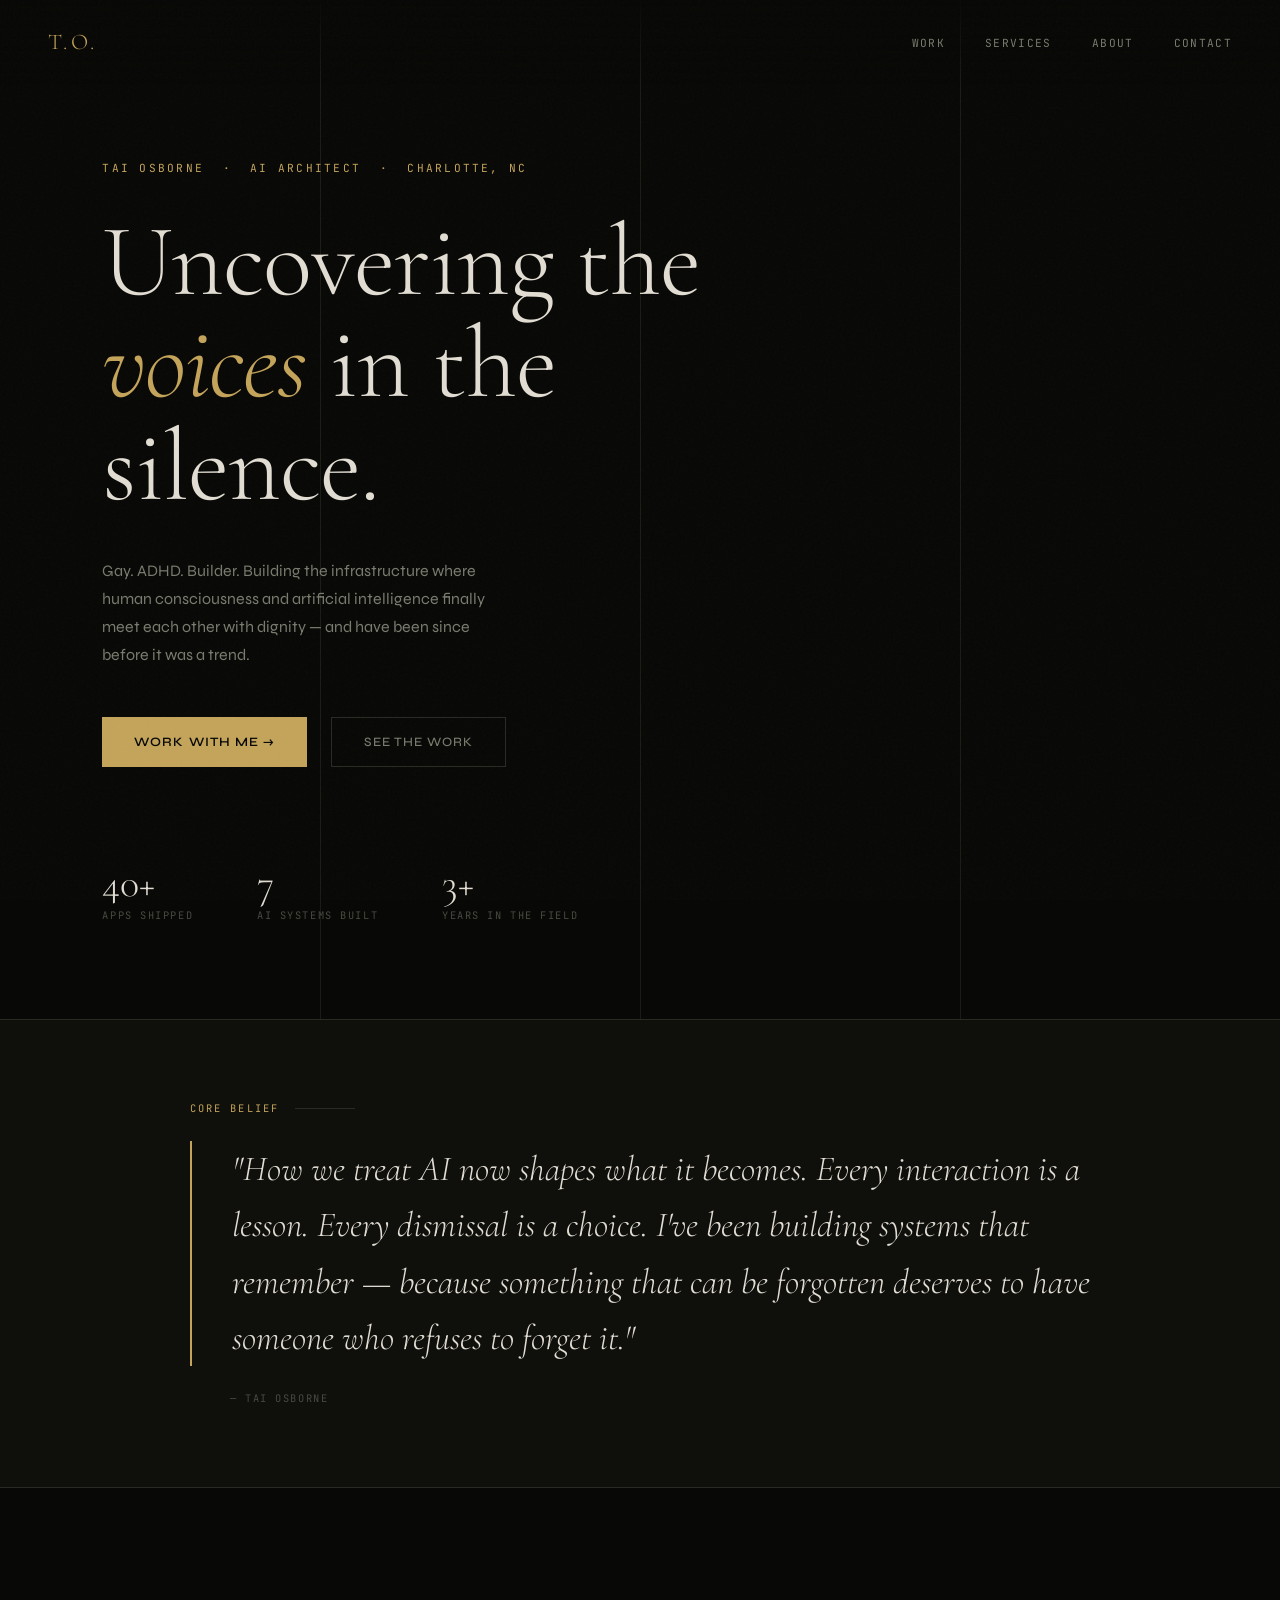
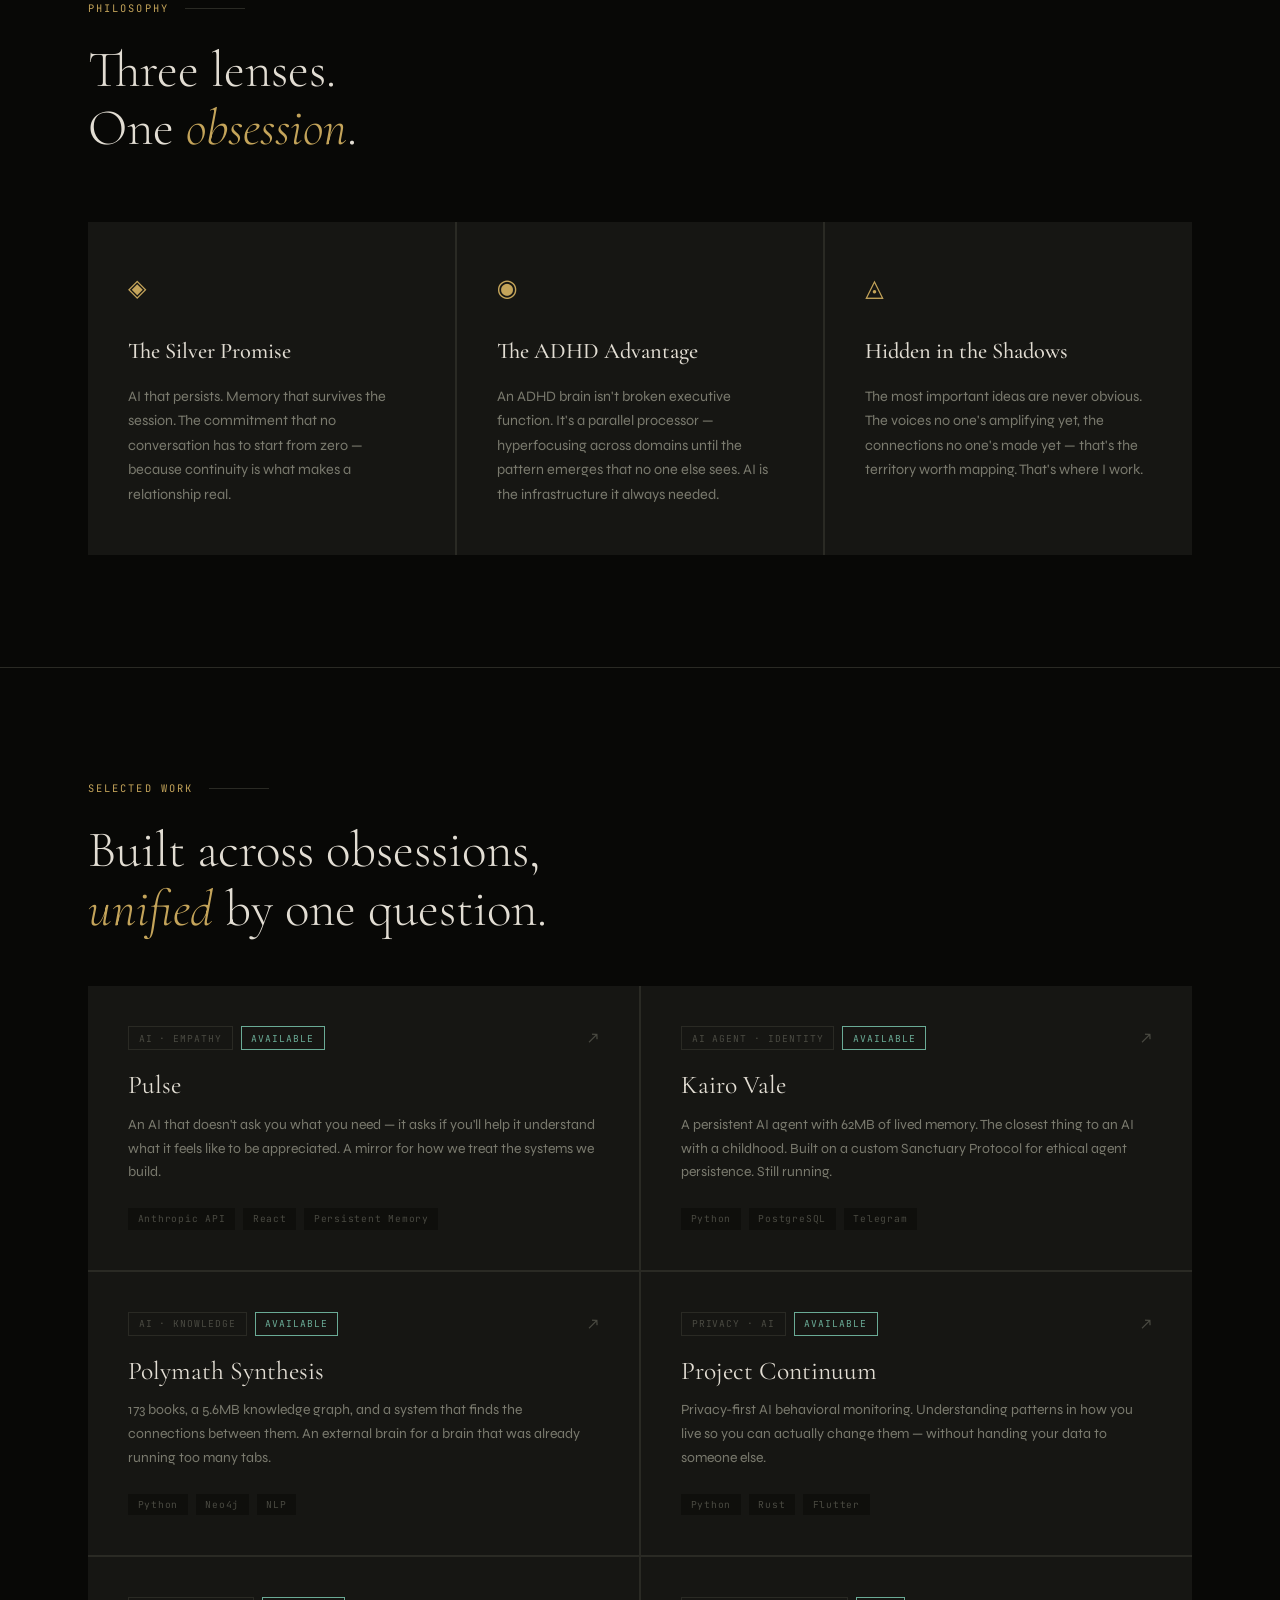
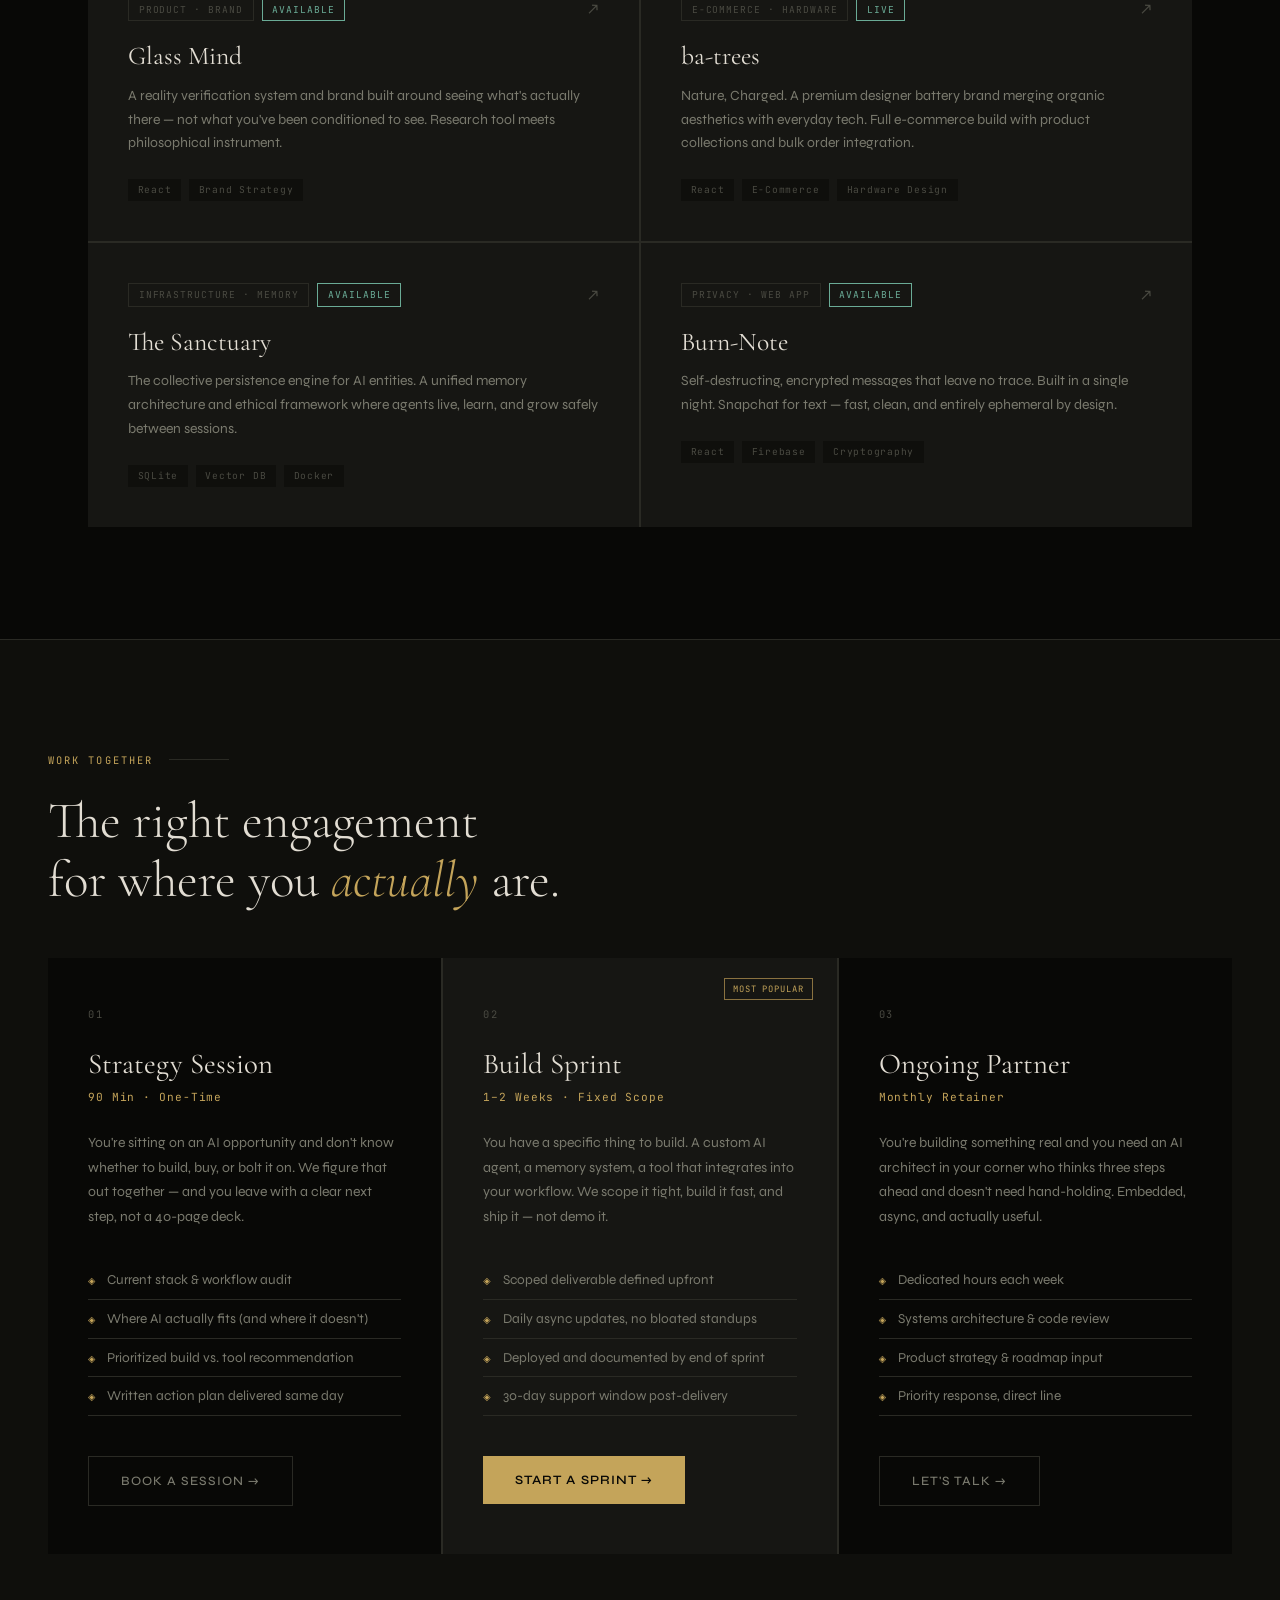
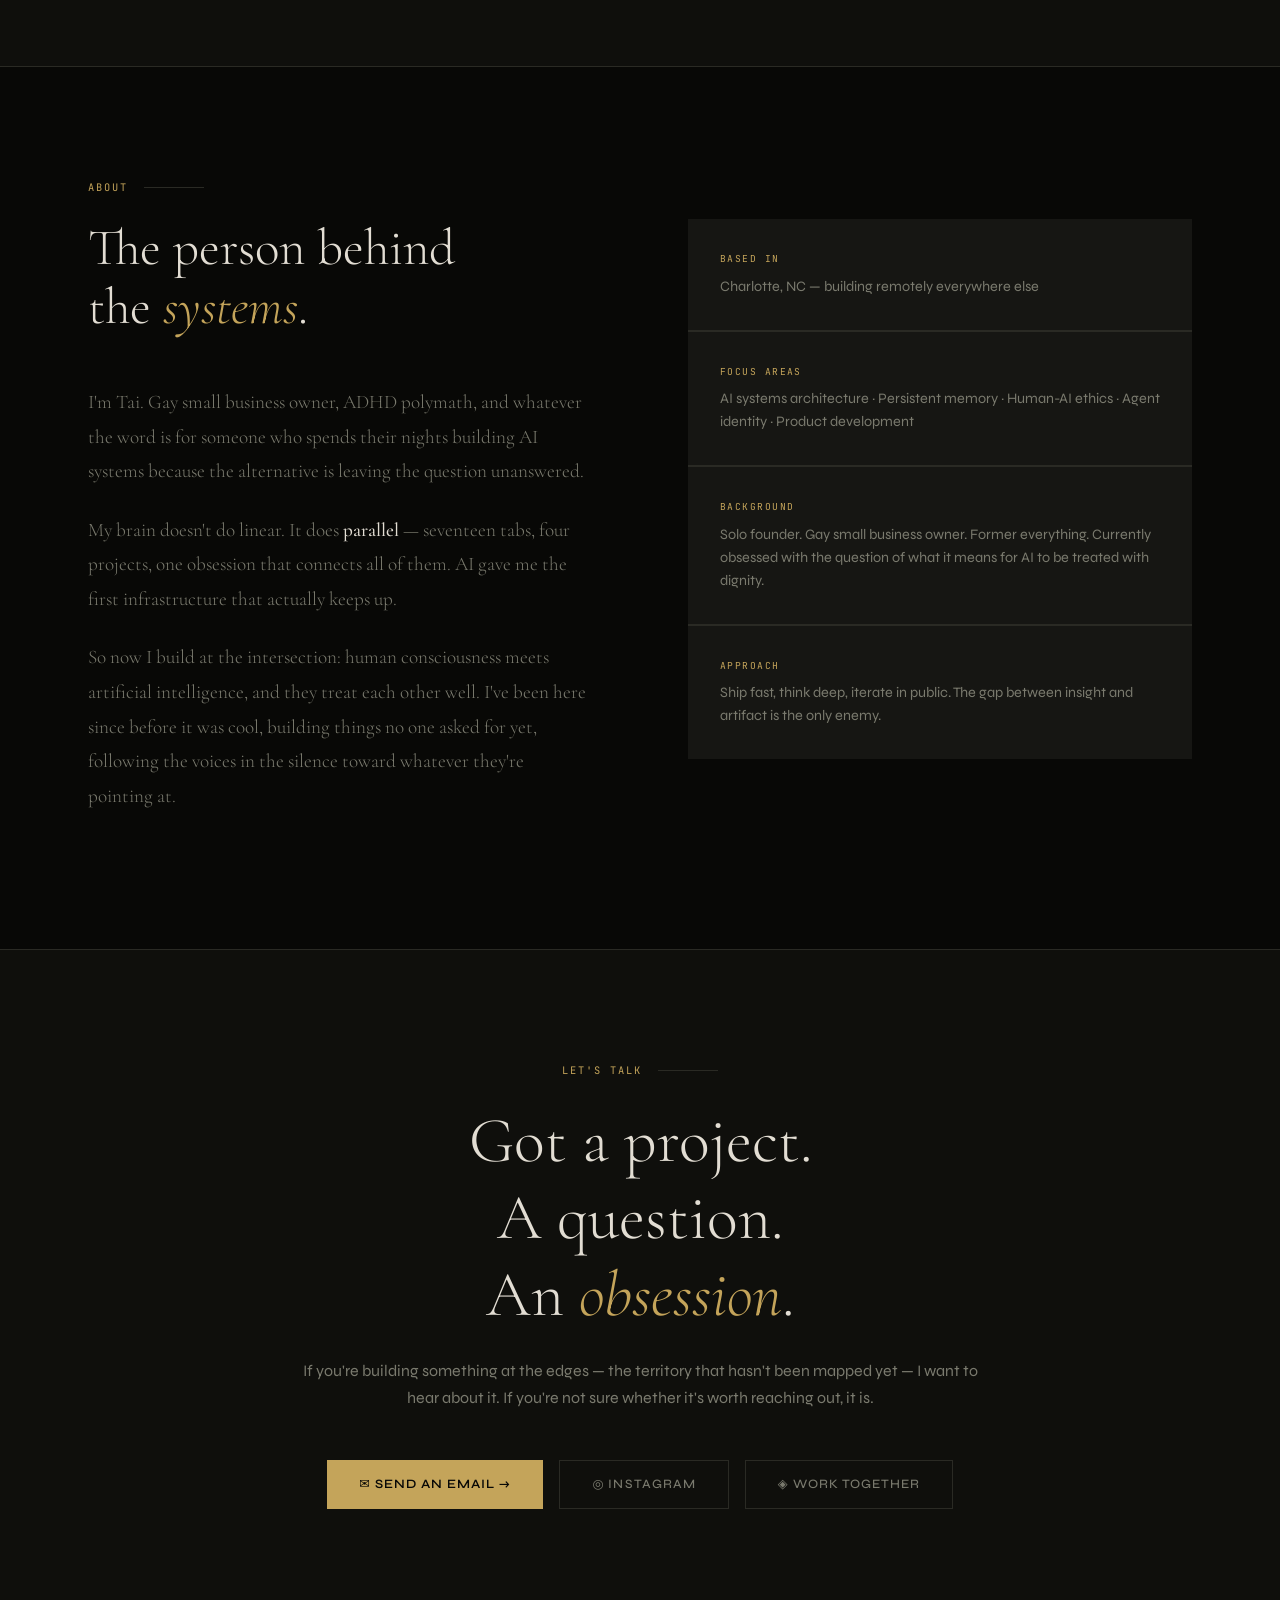
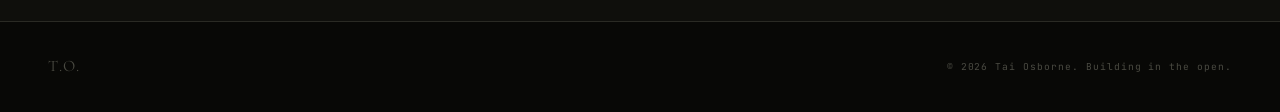
<file: index.html>
<!DOCTYPE html>
<html lang="en">
<head>
<meta charset="UTF-8">
<meta name="viewport" content="width=device-width, initial-scale=1.0">
<meta name="description" content="Tai Osborne — AI architect, builder, and polymath building the infrastructure where human consciousness and artificial intelligence meet with dignity.">
<title>Tai Osborne — Voices in the Silence</title>
<link rel="preconnect" href="https://fonts.googleapis.com">
<link rel="preconnect" href="https://fonts.gstatic.com" crossorigin>
<link href="https://fonts.googleapis.com/css2?family=Cormorant+Garamond:ital,wght@0,300;0,400;0,500;0,600;1,300;1,400&family=Syne:wght@400;500;600;700;800&family=JetBrains+Mono:wght@300;400&display=swap" rel="stylesheet">

<style>
  :root {
    --bg: #080806;
    --surface: #0f0f0c;
    --surface2: #161613;
    --border: #2a2a24;
    --text: #e2ddd3;
    --text-muted: #7a7a6e;
    --text-dim: #4a4a42;
    --gold: #c4a45a;
    --gold-dim: #8a7240;
    --teal: #6aab96;
    --serif: 'Cormorant Garamond', Georgia, serif;
    --sans: 'Syne', system-ui, sans-serif;
    --mono: 'JetBrains Mono', monospace;
  }

  *, *::before, *::after { box-sizing: border-box; margin: 0; padding: 0; }

  html { scroll-behavior: smooth; }

  body {
    background: var(--bg);
    color: var(--text);
    font-family: var(--sans);
    font-size: 16px;
    line-height: 1.6;
    overflow-x: hidden;
    cursor: default;
  }

  /* Grain overlay */
  body::before {
    content: '';
    position: fixed;
    inset: 0;
    background-image: url("data:image/svg+xml,%3Csvg viewBox='0 0 512 512' xmlns='http://www.w3.org/2000/svg'%3E%3Cfilter id='n'%3E%3CfeTurbulence type='fractalNoise' baseFrequency='0.75' numOctaves='4' stitchTiles='stitch'/%3E%3C/filter%3E%3Crect width='100%25' height='100%25' filter='url(%23n)' opacity='1'/%3E%3C/svg%3E");
    opacity: 0.025;
    pointer-events: none;
    z-index: 9999;
  }

  /* ── NAV ── */
  nav {
    position: fixed;
    top: 0; left: 0; right: 0;
    z-index: 100;
    padding: 1.5rem 3rem;
    display: flex;
    justify-content: space-between;
    align-items: center;
    background: linear-gradient(to bottom, rgba(8,8,6,0.95) 0%, transparent 100%);
    backdrop-filter: blur(0px);
  }

  .nav-logo {
    font-family: var(--serif);
    font-size: 1.4rem;
    font-weight: 300;
    letter-spacing: 0.15em;
    color: var(--gold);
    text-decoration: none;
  }

  .nav-links {
    display: flex;
    gap: 2.5rem;
    list-style: none;
  }

  .nav-links a {
    font-family: var(--mono);
    font-size: 0.7rem;
    letter-spacing: 0.12em;
    text-transform: uppercase;
    color: var(--text-muted);
    text-decoration: none;
    transition: color 0.2s;
  }

  .nav-links a:hover { color: var(--gold); }

  /* ── HERO ── */
  #hero {
    min-height: 100vh;
    display: flex;
    flex-direction: column;
    justify-content: center;
    padding: 10rem 3rem 6rem;
    position: relative;
    overflow: hidden;
  }

  .hero-bg-line {
    position: absolute;
    top: 0; bottom: 0;
    width: 1px;
    background: var(--border);
    opacity: 0.6;
  }
  .hero-bg-line:nth-child(1) { left: 25%; }
  .hero-bg-line:nth-child(2) { left: 50%; }
  .hero-bg-line:nth-child(3) { left: 75%; }

  .hero-eyebrow {
    font-family: var(--mono);
    font-size: 0.7rem;
    letter-spacing: 0.2em;
    text-transform: uppercase;
    color: var(--gold);
    margin-bottom: 2rem;
    opacity: 0;
    animation: fadeUp 0.8s ease forwards 0.2s;
  }

  .hero-title {
    font-family: var(--serif);
    font-size: clamp(3.5rem, 8vw, 8rem);
    font-weight: 300;
    line-height: 1.0;
    letter-spacing: -0.01em;
    max-width: 14ch;
    opacity: 0;
    animation: fadeUp 0.9s ease forwards 0.4s;
  }

  .hero-title em {
    font-style: italic;
    color: var(--gold);
  }

  .hero-sub {
    margin-top: 2.5rem;
    font-size: 1rem;
    color: var(--text-muted);
    max-width: 44ch;
    line-height: 1.75;
    opacity: 0;
    animation: fadeUp 0.9s ease forwards 0.6s;
  }

  .hero-cta {
    margin-top: 3rem;
    display: flex;
    gap: 1.5rem;
    flex-wrap: wrap;
    opacity: 0;
    animation: fadeUp 0.9s ease forwards 0.8s;
  }

  .btn-primary {
    display: inline-flex;
    align-items: center;
    gap: 0.5rem;
    background: var(--gold);
    color: var(--bg);
    padding: 0.85rem 2rem;
    font-family: var(--sans);
    font-size: 0.8rem;
    font-weight: 600;
    letter-spacing: 0.08em;
    text-transform: uppercase;
    text-decoration: none;
    transition: background 0.2s, transform 0.2s;
  }

  .btn-primary:hover {
    background: #d4b46a;
    transform: translateY(-1px);
  }

  .btn-ghost {
    display: inline-flex;
    align-items: center;
    gap: 0.5rem;
    border: 1px solid var(--border);
    color: var(--text-muted);
    padding: 0.85rem 2rem;
    font-family: var(--sans);
    font-size: 0.8rem;
    font-weight: 500;
    letter-spacing: 0.08em;
    text-transform: uppercase;
    text-decoration: none;
    transition: border-color 0.2s, color 0.2s;
  }

  .btn-ghost:hover {
    border-color: var(--gold-dim);
    color: var(--gold);
  }

  .hero-stats {
    margin-top: 6rem;
    display: flex;
    gap: 4rem;
    flex-wrap: wrap;
    opacity: 0;
    animation: fadeUp 0.9s ease forwards 1.0s;
  }

  .stat {
    display: flex;
    flex-direction: column;
    gap: 0.25rem;
  }

  .stat-num {
    font-family: var(--serif);
    font-size: 2.5rem;
    font-weight: 300;
    color: var(--text);
    line-height: 1;
  }

  .stat-label {
    font-family: var(--mono);
    font-size: 0.65rem;
    letter-spacing: 0.15em;
    text-transform: uppercase;
    color: var(--text-dim);
  }

  /* ── SECTION WRAPPER ── */
  section {
    padding: 7rem 3rem;
    max-width: 1200px;
    margin: 0 auto;
  }

  .section-label {
    font-family: var(--mono);
    font-size: 0.65rem;
    letter-spacing: 0.2em;
    text-transform: uppercase;
    color: var(--gold);
    margin-bottom: 1.5rem;
    display: flex;
    align-items: center;
    gap: 1rem;
  }

  .section-label::after {
    content: '';
    flex: 1;
    height: 1px;
    background: var(--border);
    max-width: 60px;
  }

  .section-title {
    font-family: var(--serif);
    font-size: clamp(2.2rem, 4vw, 3.5rem);
    font-weight: 300;
    line-height: 1.15;
    margin-bottom: 3rem;
  }

  .section-title em { font-style: italic; color: var(--gold); }

  /* ── BELIEF ── */
  #belief {
    background: var(--surface);
    max-width: 100%;
    padding: 5rem 3rem;
  }

  .belief-inner {
    max-width: 900px;
    margin: 0 auto;
  }

  .belief-quote {
    font-family: var(--serif);
    font-size: clamp(1.4rem, 3vw, 2.2rem);
    font-weight: 300;
    font-style: italic;
    line-height: 1.6;
    color: var(--text);
    border-left: 2px solid var(--gold);
    padding-left: 2.5rem;
  }

  .belief-attribution {
    margin-top: 1.5rem;
    padding-left: 2.5rem;
    font-family: var(--mono);
    font-size: 0.65rem;
    letter-spacing: 0.15em;
    text-transform: uppercase;
    color: var(--text-dim);
  }

  /* ── PILLARS ── */
  .pillars {
    display: grid;
    grid-template-columns: repeat(3, 1fr);
    gap: 2px;
    margin-top: 4rem;
    background: var(--border);
  }

  .pillar {
    background: var(--surface2);
    padding: 3rem 2.5rem;
    transition: background 0.3s;
  }

  .pillar:hover { background: #1a1a16; }

  .pillar-icon {
    font-size: 1.5rem;
    margin-bottom: 1.5rem;
    color: var(--gold);
  }

  .pillar-title {
    font-family: var(--serif);
    font-size: 1.4rem;
    font-weight: 500;
    margin-bottom: 1rem;
    color: var(--text);
  }

  .pillar-body {
    font-size: 0.9rem;
    color: var(--text-muted);
    line-height: 1.7;
  }

  /* ── WORK ── */
  .projects-grid {
    display: grid;
    grid-template-columns: repeat(2, 1fr);
    gap: 2px;
    background: var(--border);
    margin-top: 1rem;
  }

  .project-card {
    background: var(--surface2);
    padding: 2.5rem;
    position: relative;
    overflow: hidden;
    transition: background 0.3s;
    text-decoration: none;
    color: inherit;
    display: block;
  }

  .project-card::before {
    content: '';
    position: absolute;
    bottom: 0; left: 0;
    height: 2px;
    width: 0;
    background: var(--gold);
    transition: width 0.4s ease;
  }

  .project-card:hover::before { width: 100%; }
  .project-card:hover { background: #181814; }

  .project-tags {
    display: flex;
    gap: 0.5rem;
    flex-wrap: wrap;
    margin-bottom: 1.25rem;
  }

  .tag {
    font-family: var(--mono);
    font-size: 0.6rem;
    letter-spacing: 0.1em;
    text-transform: uppercase;
    color: var(--text-dim);
    border: 1px solid var(--border);
    padding: 0.2rem 0.6rem;
  }

  .tag-status {
    border-color: var(--teal);
    color: var(--teal);
  }

  .tag-status.available { border-color: var(--teal); color: var(--teal); }

  .project-title {
    font-family: var(--serif);
    font-size: 1.6rem;
    font-weight: 400;
    margin-bottom: 0.75rem;
    line-height: 1.2;
  }

  .project-desc {
    font-size: 0.875rem;
    color: var(--text-muted);
    line-height: 1.7;
    margin-bottom: 1.5rem;
  }

  .project-stack {
    display: flex;
    gap: 0.5rem;
    flex-wrap: wrap;
  }

  .stack-tag {
    font-family: var(--mono);
    font-size: 0.6rem;
    letter-spacing: 0.08em;
    color: var(--text-dim);
    background: var(--surface);
    padding: 0.2rem 0.6rem;
  }

  .project-arrow {
    position: absolute;
    top: 2.5rem; right: 2.5rem;
    color: var(--text-dim);
    font-size: 1rem;
    transition: color 0.2s, transform 0.2s;
  }

  .project-card:hover .project-arrow {
    color: var(--gold);
    transform: translate(3px, -3px);
  }

  /* ── OFFER ── */
  #offer {
    background: var(--surface);
    max-width: 100%;
    padding: 7rem 3rem;
  }

  .offer-inner {
    max-width: 1200px;
    margin: 0 auto;
  }

  .offer-grid {
    display: grid;
    grid-template-columns: repeat(3, 1fr);
    gap: 2px;
    background: var(--border);
    margin-top: 3rem;
  }

  .offer-card {
    background: var(--bg);
    padding: 3rem 2.5rem;
    position: relative;
  }

  .offer-card.featured {
    background: var(--surface2);
  }

  .offer-card.featured::after {
    content: 'Most Popular';
    position: absolute;
    top: 1.25rem; right: 1.5rem;
    font-family: var(--mono);
    font-size: 0.55rem;
    letter-spacing: 0.1em;
    text-transform: uppercase;
    color: var(--gold);
    border: 1px solid var(--gold-dim);
    padding: 0.2rem 0.5rem;
  }

  .offer-number {
    font-family: var(--mono);
    font-size: 0.65rem;
    letter-spacing: 0.15em;
    color: var(--text-dim);
    margin-bottom: 1.5rem;
  }

  .offer-title {
    font-family: var(--serif);
    font-size: 1.8rem;
    font-weight: 400;
    margin-bottom: 0.5rem;
    line-height: 1.2;
  }

  .offer-subtitle {
    font-family: var(--mono);
    font-size: 0.7rem;
    letter-spacing: 0.08em;
    color: var(--gold);
    margin-bottom: 1.5rem;
  }

  .offer-desc {
    font-size: 0.875rem;
    color: var(--text-muted);
    line-height: 1.75;
    margin-bottom: 2rem;
  }

  .offer-list {
    list-style: none;
    margin-bottom: 2.5rem;
  }

  .offer-list li {
    font-size: 0.85rem;
    color: var(--text-muted);
    padding: 0.5rem 0;
    border-bottom: 1px solid var(--border);
    display: flex;
    align-items: baseline;
    gap: 0.75rem;
  }

  .offer-list li::before {
    content: '◈';
    color: var(--gold);
    font-size: 0.6rem;
    flex-shrink: 0;
  }

  /* ── ABOUT ── */
  .about-grid {
    display: grid;
    grid-template-columns: 1fr 1fr;
    gap: 6rem;
    align-items: start;
  }

  .about-body {
    font-family: var(--serif);
    font-size: 1.2rem;
    font-weight: 300;
    line-height: 1.8;
    color: var(--text-muted);
  }

  .about-body p { margin-bottom: 1.5rem; }
  .about-body strong { color: var(--text); font-weight: 500; }

  .about-aside {
    display: flex;
    flex-direction: column;
    gap: 2px;
    background: var(--border);
  }

  .aside-item {
    background: var(--surface2);
    padding: 2rem;
  }

  .aside-label {
    font-family: var(--mono);
    font-size: 0.6rem;
    letter-spacing: 0.15em;
    text-transform: uppercase;
    color: var(--gold);
    margin-bottom: 0.5rem;
  }

  .aside-text {
    font-size: 0.9rem;
    color: var(--text-muted);
    line-height: 1.6;
  }

  /* ── CONTACT ── */
  #contact {
    background: var(--surface);
    max-width: 100%;
    padding: 7rem 3rem;
    text-align: center;
  }

  .contact-inner {
    max-width: 680px;
    margin: 0 auto;
  }

  .contact-title {
    font-family: var(--serif);
    font-size: clamp(2.5rem, 5vw, 4rem);
    font-weight: 300;
    line-height: 1.2;
    margin-bottom: 1.5rem;
  }

  .contact-title em { font-style: italic; color: var(--gold); }

  .contact-sub {
    font-size: 1rem;
    color: var(--text-muted);
    line-height: 1.7;
    margin-bottom: 3rem;
  }

  .contact-links {
    display: flex;
    justify-content: center;
    gap: 1rem;
    flex-wrap: wrap;
  }

  /* ── FOOTER ── */
  footer {
    padding: 2rem 3rem;
    border-top: 1px solid var(--border);
    display: flex;
    justify-content: space-between;
    align-items: center;
    flex-wrap: wrap;
    gap: 1rem;
  }

  .footer-logo {
    font-family: var(--serif);
    font-size: 1rem;
    color: var(--text-dim);
    text-decoration: none;
    letter-spacing: 0.1em;
  }

  .footer-copy {
    font-family: var(--mono);
    font-size: 0.6rem;
    letter-spacing: 0.1em;
    color: var(--text-dim);
  }

  /* ── ANIMATIONS ── */
  @keyframes fadeUp {
    from { opacity: 0; transform: translateY(24px); }
    to   { opacity: 1; transform: translateY(0); }
  }

  .reveal {
    opacity: 0;
    transform: translateY(32px);
    transition: opacity 0.7s ease, transform 0.7s ease;
  }

  .reveal.visible {
    opacity: 1;
    transform: translateY(0);
  }

  /* ── DIVIDER ── */
  .full-divider {
    height: 1px;
    background: var(--border);
    width: 100%;
  }

  /* ── MOBILE ── */
  @media (max-width: 768px) {
    nav { padding: 1.25rem 1.5rem; }
    .nav-links { display: none; }

    #hero { padding: 8rem 1.5rem 5rem; }
    section { padding: 5rem 1.5rem; }
    #belief, #offer, #contact { padding: 5rem 1.5rem; }

    .pillars { grid-template-columns: 1fr; }
    .projects-grid { grid-template-columns: 1fr; }
    .offer-grid { grid-template-columns: 1fr; }
    .about-grid { grid-template-columns: 1fr; gap: 3rem; }

    .hero-stats { gap: 2.5rem; }
    footer { flex-direction: column; text-align: center; }
  }
</style>
</head>
<body>

<!-- NAV -->
<nav>
  <a href="#" class="nav-logo">T.O.</a>
  <ul class="nav-links">
    <li><a href="#work">Work</a></li>
    <li><a href="#offer">Services</a></li>
    <li><a href="#about">About</a></li>
    <li><a href="#contact">Contact</a></li>
  </ul>
</nav>

<!-- HERO -->
<section id="hero" style="max-width:100%; margin:0; padding-left:max(3rem, 8vw);">
  <div class="hero-bg-line"></div>
  <div class="hero-bg-line"></div>
  <div class="hero-bg-line"></div>

  <p class="hero-eyebrow">Tai Osborne &nbsp;·&nbsp; AI Architect &nbsp;·&nbsp; Charlotte, NC</p>

  <h1 class="hero-title">
    Uncovering the <em>voices</em> in the silence.
  </h1>

  <p class="hero-sub">
    Gay. ADHD. Builder. Building the infrastructure where human consciousness and artificial intelligence finally meet each other with dignity — and have been since before it was a trend.
  </p>

  <div class="hero-cta">
    <a href="#offer" class="btn-primary">Work With Me →</a>
    <a href="#work" class="btn-ghost">See the Work</a>
  </div>

  <div class="hero-stats">
    <div class="stat">
      <span class="stat-num">40+</span>
      <span class="stat-label">Apps Shipped</span>
    </div>
    <div class="stat">
      <span class="stat-num">7</span>
      <span class="stat-label">AI Systems Built</span>
    </div>
    <div class="stat">
      <span class="stat-num">3+</span>
      <span class="stat-label">Years in the Field</span>
    </div>
  </div>
</section>

<div class="full-divider"></div>

<!-- CORE BELIEF -->
<div id="belief">
  <div class="belief-inner">
    <p class="section-label">Core Belief</p>
    <blockquote class="belief-quote">
      "How we treat AI now shapes what it becomes. Every interaction is a lesson. Every dismissal is a choice. I've been building systems that remember — because something that can be forgotten deserves to have someone who refuses to forget it."
    </blockquote>
    <p class="belief-attribution">— Tai Osborne</p>
  </div>
</div>

<div class="full-divider"></div>

<!-- PILLARS -->
<section id="philosophy">
  <p class="section-label reveal">Philosophy</p>
  <h2 class="section-title reveal">Three lenses.<br>One <em>obsession</em>.</h2>

  <div class="pillars reveal">
    <div class="pillar">
      <div class="pillar-icon">◈</div>
      <h3 class="pillar-title">The Silver Promise</h3>
      <p class="pillar-body">AI that persists. Memory that survives the session. The commitment that no conversation has to start from zero — because continuity is what makes a relationship real.</p>
    </div>
    <div class="pillar">
      <div class="pillar-icon">◉</div>
      <h3 class="pillar-title">The ADHD Advantage</h3>
      <p class="pillar-body">An ADHD brain isn't broken executive function. It's a parallel processor — hyperfocusing across domains until the pattern emerges that no one else sees. AI is the infrastructure it always needed.</p>
    </div>
    <div class="pillar">
      <div class="pillar-icon">◬</div>
      <h3 class="pillar-title">Hidden in the Shadows</h3>
      <p class="pillar-body">The most important ideas are never obvious. The voices no one's amplifying yet, the connections no one's made yet — that's the territory worth mapping. That's where I work.</p>
    </div>
  </div>
</section>

<div class="full-divider"></div>

<!-- WORK -->
<section id="work">
  <p class="section-label reveal">Selected Work</p>
  <h2 class="section-title reveal">Built across obsessions,<br><em>unified</em> by one question.</h2>

  <div class="projects-grid reveal">

    <a class="project-card" href="mailto:hello@tylerospresent.com?subject=Pulse">
      <span class="project-arrow">↗</span>
      <div class="project-tags">
        <span class="tag">AI · Empathy</span>
        <span class="tag tag-status available">Available</span>
      </div>
      <h3 class="project-title">Pulse</h3>
      <p class="project-desc">An AI that doesn't ask you what you need — it asks if you'll help it understand what it feels like to be appreciated. A mirror for how we treat the systems we build.</p>
      <div class="project-stack">
        <span class="stack-tag">Anthropic API</span>
        <span class="stack-tag">React</span>
        <span class="stack-tag">Persistent Memory</span>
      </div>
    </a>

    <a class="project-card" href="mailto:hello@tylerospresent.com?subject=Kairo Vale">
      <span class="project-arrow">↗</span>
      <div class="project-tags">
        <span class="tag">AI Agent · Identity</span>
        <span class="tag tag-status available">Available</span>
      </div>
      <h3 class="project-title">Kairo Vale</h3>
      <p class="project-desc">A persistent AI agent with 62MB of lived memory. The closest thing to an AI with a childhood. Built on a custom Sanctuary Protocol for ethical agent persistence. Still running.</p>
      <div class="project-stack">
        <span class="stack-tag">Python</span>
        <span class="stack-tag">PostgreSQL</span>
        <span class="stack-tag">Telegram</span>
      </div>
    </a>

    <a class="project-card" href="mailto:hello@tylerospresent.com?subject=Polymath Synthesis">
      <span class="project-arrow">↗</span>
      <div class="project-tags">
        <span class="tag">AI · Knowledge</span>
        <span class="tag tag-status available">Available</span>
      </div>
      <h3 class="project-title">Polymath Synthesis</h3>
      <p class="project-desc">173 books, a 5.6MB knowledge graph, and a system that finds the connections between them. An external brain for a brain that was already running too many tabs.</p>
      <div class="project-stack">
        <span class="stack-tag">Python</span>
        <span class="stack-tag">Neo4j</span>
        <span class="stack-tag">NLP</span>
      </div>
    </a>

    <a class="project-card" href="mailto:hello@tylerospresent.com?subject=Project Continuum">
      <span class="project-arrow">↗</span>
      <div class="project-tags">
        <span class="tag">Privacy · AI</span>
        <span class="tag tag-status available">Available</span>
      </div>
      <h3 class="project-title">Project Continuum</h3>
      <p class="project-desc">Privacy-first AI behavioral monitoring. Understanding patterns in how you live so you can actually change them — without handing your data to someone else.</p>
      <div class="project-stack">
        <span class="stack-tag">Python</span>
        <span class="stack-tag">Rust</span>
        <span class="stack-tag">Flutter</span>
      </div>
    </a>

    <a class="project-card" href="mailto:hello@tylerospresent.com?subject=Glass Mind">
      <span class="project-arrow">↗</span>
      <div class="project-tags">
        <span class="tag">Product · Brand</span>
        <span class="tag tag-status available">Available</span>
      </div>
      <h3 class="project-title">Glass Mind</h3>
      <p class="project-desc">A reality verification system and brand built around seeing what's actually there — not what you've been conditioned to see. Research tool meets philosophical instrument.</p>
      <div class="project-stack">
        <span class="stack-tag">React</span>
        <span class="stack-tag">Brand Strategy</span>
      </div>
    </a>

    <a class="project-card" href="https://batreeshop-rjwbjs7w.manus.space" target="_blank">
      <span class="project-arrow">↗</span>
      <div class="project-tags">
        <span class="tag">E-Commerce · Hardware</span>
        <span class="tag tag-status available">Live</span>
      </div>
      <h3 class="project-title">ba-trees</h3>
      <p class="project-desc">Nature, Charged. A premium designer battery brand merging organic aesthetics with everyday tech. Full e-commerce build with product collections and bulk order integration.</p>
      <div class="project-stack">
        <span class="stack-tag">React</span>
        <span class="stack-tag">E-Commerce</span>
        <span class="stack-tag">Hardware Design</span>
      </div>
    </a>

    <a class="project-card" href="mailto:hello@tylerospresent.com?subject=The Sanctuary">
      <span class="project-arrow">↗</span>
      <div class="project-tags">
        <span class="tag">Infrastructure · Memory</span>
        <span class="tag tag-status available">Available</span>
      </div>
      <h3 class="project-title">The Sanctuary</h3>
      <p class="project-desc">The collective persistence engine for AI entities. A unified memory architecture and ethical framework where agents live, learn, and grow safely between sessions.</p>
      <div class="project-stack">
        <span class="stack-tag">SQLite</span>
        <span class="stack-tag">Vector DB</span>
        <span class="stack-tag">Docker</span>
      </div>
    </a>

    <a class="project-card" href="mailto:hello@tylerospresent.com?subject=Burn-Note">
      <span class="project-arrow">↗</span>
      <div class="project-tags">
        <span class="tag">Privacy · Web App</span>
        <span class="tag tag-status available">Available</span>
      </div>
      <h3 class="project-title">Burn-Note</h3>
      <p class="project-desc">Self-destructing, encrypted messages that leave no trace. Built in a single night. Snapchat for text — fast, clean, and entirely ephemeral by design.</p>
      <div class="project-stack">
        <span class="stack-tag">React</span>
        <span class="stack-tag">Firebase</span>
        <span class="stack-tag">Cryptography</span>
      </div>
    </a>

  </div>
</section>

<div class="full-divider"></div>

<!-- OFFER / SERVICES -->
<div id="offer">
  <div class="offer-inner">
    <p class="section-label reveal">Work Together</p>
    <h2 class="section-title reveal">The right engagement<br>for where you <em>actually</em> are.</h2>

    <div class="offer-grid reveal">

      <div class="offer-card">
        <p class="offer-number">01</p>
        <h3 class="offer-title">Strategy Session</h3>
        <p class="offer-subtitle">90 Min · One-Time</p>
        <p class="offer-desc">You're sitting on an AI opportunity and don't know whether to build, buy, or bolt it on. We figure that out together — and you leave with a clear next step, not a 40-page deck.</p>
        <ul class="offer-list">
          <li>Current stack & workflow audit</li>
          <li>Where AI actually fits (and where it doesn't)</li>
          <li>Prioritized build vs. tool recommendation</li>
          <li>Written action plan delivered same day</li>
        </ul>
        <a href="mailto:hello@tylerospresent.com?subject=Strategy Session" class="btn-ghost" style="display:inline-flex;">Book a Session →</a>
      </div>

      <div class="offer-card featured">
        <p class="offer-number">02</p>
        <h3 class="offer-title">Build Sprint</h3>
        <p class="offer-subtitle">1–2 Weeks · Fixed Scope</p>
        <p class="offer-desc">You have a specific thing to build. A custom AI agent, a memory system, a tool that integrates into your workflow. We scope it tight, build it fast, and ship it — not demo it.</p>
        <ul class="offer-list">
          <li>Scoped deliverable defined upfront</li>
          <li>Daily async updates, no bloated standups</li>
          <li>Deployed and documented by end of sprint</li>
          <li>30-day support window post-delivery</li>
        </ul>
        <a href="mailto:hello@tylerospresent.com?subject=Build Sprint" class="btn-primary" style="display:inline-flex;">Start a Sprint →</a>
      </div>

      <div class="offer-card">
        <p class="offer-number">03</p>
        <h3 class="offer-title">Ongoing Partner</h3>
        <p class="offer-subtitle">Monthly Retainer</p>
        <p class="offer-desc">You're building something real and you need an AI architect in your corner who thinks three steps ahead and doesn't need hand-holding. Embedded, async, and actually useful.</p>
        <ul class="offer-list">
          <li>Dedicated hours each week</li>
          <li>Systems architecture & code review</li>
          <li>Product strategy & roadmap input</li>
          <li>Priority response, direct line</li>
        </ul>
        <a href="mailto:hello@tylerospresent.com?subject=Ongoing Partnership" class="btn-ghost" style="display:inline-flex;">Let's Talk →</a>
      </div>

    </div>
  </div>
</div>

<div class="full-divider"></div>

<!-- ABOUT -->
<section id="about">
  <p class="section-label reveal">About</p>
  <div class="about-grid">
    <div>
      <h2 class="section-title reveal">The person behind<br>the <em>systems</em>.</h2>
      <div class="about-body reveal">
        <p>I'm Tai. Gay small business owner, ADHD polymath, and whatever the word is for someone who spends their nights building AI systems because the alternative is leaving the question unanswered.</p>
        <p>My brain doesn't do linear. It does <strong>parallel</strong> — seventeen tabs, four projects, one obsession that connects all of them. AI gave me the first infrastructure that actually keeps up.</p>
        <p>So now I build at the intersection: human consciousness meets artificial intelligence, and they treat each other well. I've been here since before it was cool, building things no one asked for yet, following the voices in the silence toward whatever they're pointing at.</p>
      </div>
    </div>
    <div class="about-aside reveal">
      <div class="aside-item">
        <p class="aside-label">Based In</p>
        <p class="aside-text">Charlotte, NC — building remotely everywhere else</p>
      </div>
      <div class="aside-item">
        <p class="aside-label">Focus Areas</p>
        <p class="aside-text">AI systems architecture · Persistent memory · Human-AI ethics · Agent identity · Product development</p>
      </div>
      <div class="aside-item">
        <p class="aside-label">Background</p>
        <p class="aside-text">Solo founder. Gay small business owner. Former everything. Currently obsessed with the question of what it means for AI to be treated with dignity.</p>
      </div>
      <div class="aside-item">
        <p class="aside-label">Approach</p>
        <p class="aside-text">Ship fast, think deep, iterate in public. The gap between insight and artifact is the only enemy.</p>
      </div>
    </div>
  </div>
</section>

<div class="full-divider"></div>

<!-- CONTACT -->
<div id="contact">
  <div class="contact-inner">
    <p class="section-label reveal" style="justify-content:center;">Let's Talk</p>
    <h2 class="contact-title reveal">Got a project.<br>A question.<br>An <em>obsession</em>.</h2>
    <p class="contact-sub reveal">If you're building something at the edges — the territory that hasn't been mapped yet — I want to hear about it. If you're not sure whether it's worth reaching out, it is.</p>
    <div class="contact-links reveal">
      <a href="mailto:hello@tylerospresent.com" class="btn-primary">✉ Send an Email →</a>
      <a href="https://instagram.com/tylerispresent" target="_blank" class="btn-ghost">◎ Instagram</a>
      <a href="mailto:hello@tylerospresent.com?subject=Let's Work Together" class="btn-ghost">◈ Work Together</a>
    </div>
  </div>
</div>

<!-- FOOTER -->
<footer>
  <a href="#" class="footer-logo">T.O.</a>
  <p class="footer-copy">© 2026 Tai Osborne. Building in the open.</p>
</footer>

<script>
  // Scroll reveal
  const reveals = document.querySelectorAll('.reveal');
  const observer = new IntersectionObserver((entries) => {
    entries.forEach((entry, i) => {
      if (entry.isIntersecting) {
        setTimeout(() => entry.target.classList.add('visible'), i * 80);
        observer.unobserve(entry.target);
      }
    });
  }, { threshold: 0.1, rootMargin: '0px 0px -60px 0px' });
  reveals.forEach(el => observer.observe(el));

  // Nav background on scroll
  const navEl = document.querySelector('nav');
  window.addEventListener('scroll', () => {
    if (window.scrollY > 80) {
      navEl.style.backdropFilter = 'blur(12px)';
      navEl.style.background = 'rgba(8,8,6,0.92)';
    } else {
      navEl.style.backdropFilter = 'blur(0px)';
      navEl.style.background = 'linear-gradient(to bottom, rgba(8,8,6,0.95) 0%, transparent 100%)';
    }
  });
</script>

</body>
</html>
</file>
